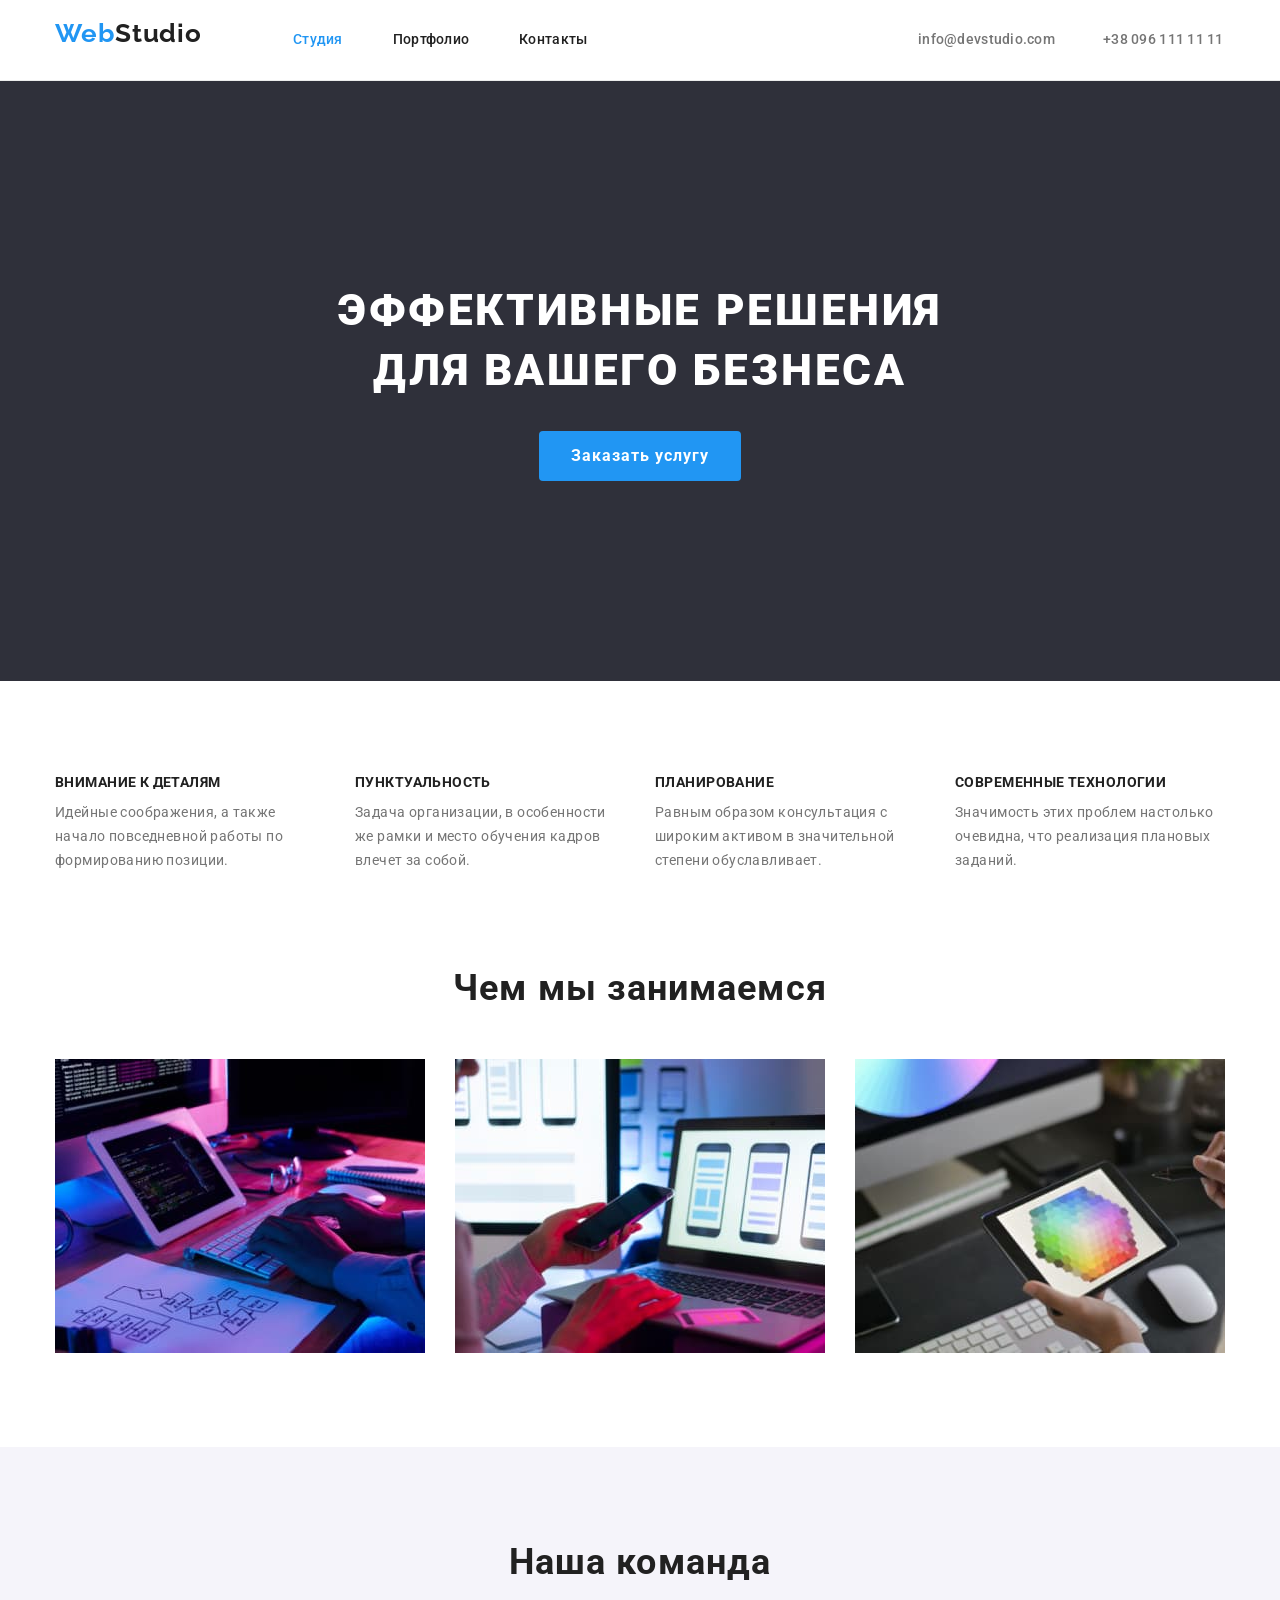
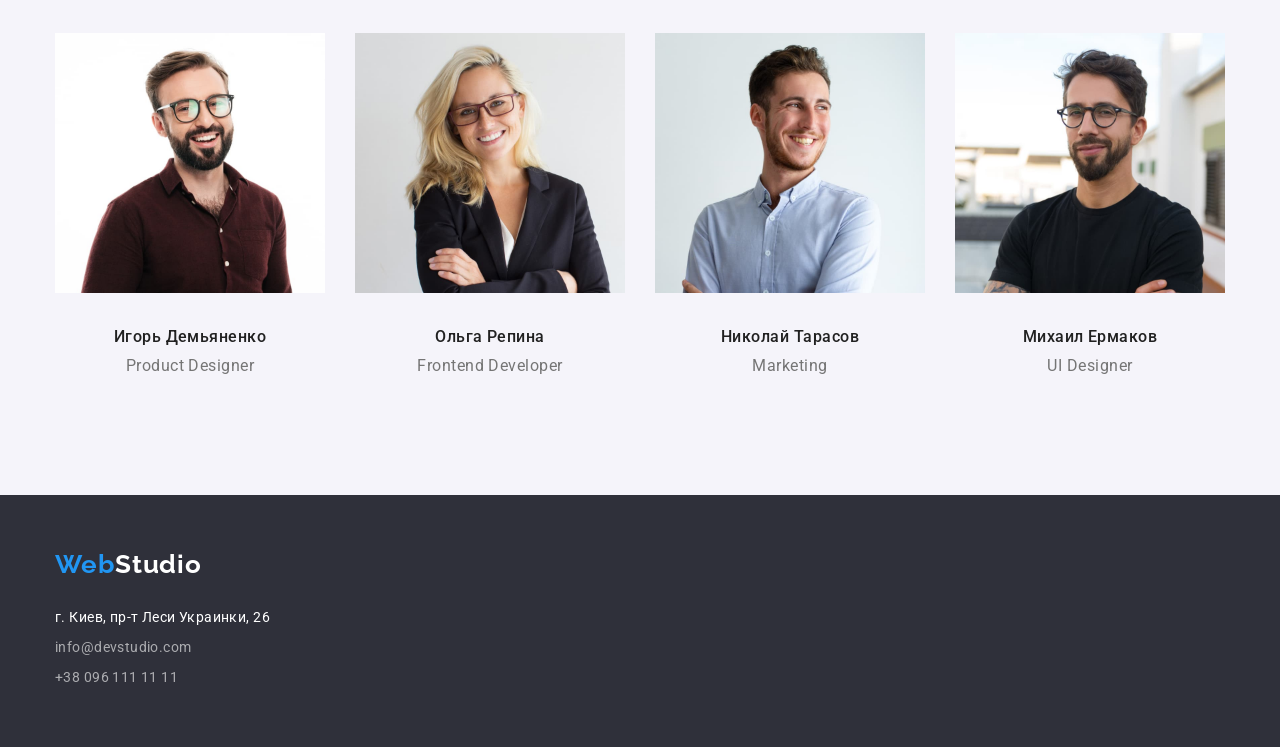
<file: index.html>
<!DOCTYPE html>
<html lang="ru">
<head>
    <meta charset="UTF-8">
    <meta http-equiv="X-UA-Compatible" content="IE=edge">
    <meta name="viewport" content="width=device-width, initial-scale=1.0">
    <title>goit-markup-hw-03</title>
    <link rel="preconnect" href="https://fonts.googleapis.com">
    <link rel="preconnect" href="https://fonts.gstatic.com" crossorigin>
    <link href="https://fonts.googleapis.com/css2?family=Raleway:wght@700&family=Roboto:wght@400;500;700;900&display=swap" rel="stylesheet">
    <link rel="stylesheet" href="https://cdnjs.cloudflare.com/ajax/libs/modern-normalize/1.1.0/modern-normalize.min.css">
    <link rel="stylesheet" href="css/styles.css">
</head>

<body>
    <!--Header-->

    <header class="site-header">
    <!--Navigation-->
<div class="container header">

    
        <nav class="site-nav">
            <a href="./index.html" class="logo-header"> <span class="web">Web</span><span class="studio">Studio</span> </a>
               <ul class="nav-list">
                <li class="nav-list-item"> <a href="" class="link-current"> Студия </a> </li> 
                <li class="nav-list-item"> <a href="./portfolio.html" class="link-nav"> Портфолио </a> </li>
                <li class="nav-list-item"> <a href="" class="link-nav"> Контакты </a> </li>
               </ul>
        </nav>
   

      
    <!--Contacts-->

   
        <ul class="contacts">
            <li class="contacts-item"><a href="mailto:info@devstudio.com" class="link-contacts-mail">info@devstudio.com </a></li> 
            <li class="contacts-item"><a href="tel:+380961111111" class="link-contacts-tel">+38 096 111 11 11</a> </li>
         </ul>         
        
                      

</div>
    
    </header>




    <!--Main container-->
    <main class="main-container">

        <!--Hero-->

        <section class="section-hero">
           
         <div class="container">

            <h1 class="hero-title">ЭФФЕКТИВНЫЕ РЕШЕНИЯ ДЛЯ ВАШЕГО БЕЗНЕСА</h1>
            <button type="button" class="button-hero">Заказать услугу</button>

         </div>
           

                      
        </section>

         <!--Peculiarities-->

        <section class="section-peculiarities">

            <div class="container">

    <h2 class="visually-hidden">Особенности</h2>

    <ul class="peculiarities-list">
        <li class="peculiarities-item">
            <h3 class="peculiarities-title"> ВНИМАНИЕ К ДЕТАЛЯМ </h3>
            <p class="peculiarities-text"> Идейные соображения, а также начало повседневной работы по формированию позиции.</p>
        </li>
        
        <li class="peculiarities-item">
            <h3 class="peculiarities-title"> ПУНКТУАЛЬНОСТЬ </h3>
            <p class="peculiarities-text">Задача организации, в особенности же рамки и место обучения кадров влечет за собой. </p>
        </li>
        
        <li class="peculiarities-item">
            <h3 class="peculiarities-title"> ПЛАНИРОВАНИЕ </h3>
            <p class="peculiarities-text">Равным образом консультация с широким активом в значительной степени обуславливает. </p>
        </li>
        
        <li class="peculiarities-item">
           <h3 class="peculiarities-title"> СОВРЕМЕННЫЕ ТЕХНОЛОГИИ </h3> 
            <p class="peculiarities-text">Значимость этих проблем настолько очевидна, что реализация плановых заданий. </p>
        </li>
        
    </ul>

            </div>
        </section>

        <!--Our works-->

        <section class="section-works">

            <div class="container works">

                <h2 class="works-title">Чем мы занимаемся </h2>

                <ul class="works-list">
                    <li class="works-item"><img class="photo" src="./images/img.jpg" alt="Человек за компьютером" width="370"> </li>
                    <li class="works-item"><img class="photo" src="./images/img(1).jpg" alt="Человек с телефоном" width="370"></li>
                    <li class="works-item"><img class="photo" src="./images/img(2).jpg" alt="Человек с планшетом" width="370"></li>
                </ul>
                        

            </div>
            
                       
            
      
        </section>

        <!--Our team-->

        <section class="section-team">

          <div class="container">

            <h2 class="team-title">Наша команда </h2>
            <ul class="team-list">

                <li class="team-list-item">
                    <img src="./images/img.наша.команда.jpg" alt="Фото мужчины" width="270">

                    <div class="team-card">
                        <h3 class="list-title">Игорь Демьяненко</h3>
                        <p class="team-list-text" lang="en">Product Designer </p>
                    </div>                    
                </li>

                <li class="team-list-item">
                    <img src="./images/img.наша.команда(1).jpg" alt="Фото женщины" width="270">
                    
                    <div class="team-card">
                        <h3 class="list-title">Ольга Репина</h3>
                        <p class="team-list-text" lang="en">Frontend Developer</p>
                    </div>                   
                </li>

                <li class="team-list-item">
                    <img src="./images/img.наша.команда(2).jpg" alt="фото мужчины" width="270" >

                    <div class="team-card">
                        <h3 class="list-title">Николай Тарасов</h3>
                        <p class="team-list-text" lang="en">Marketing</p>
                    </div>               
                </li>

                <li class="team-list-item">
                    <img src="./images/img.наша.комада(3).jpg" alt="Фото мужчины" width="270">

                    <div class="team-card">
                        <h3 class="list-title">Михаил Ермаков</h3>
                        <p class="team-list-text" lang="en">UI Designer</p>
                    </div>
                    </li>

            </ul>

          </div>

           

          
                         
        </section>

    </main>

     <!--Footer-->

     <footer class="footer-section">

        <div class="container">

            <a href="./index.html" class="logo-footer"> <span class="web-footer">Web</span><span class="studio-footer">Studio</span>  </a>
              
               
         <address class="footer-adress"> 
                <p class="direction">г. Киев, пр-т Леси Украинки, 26</p> 

                <ul class="footer-list">
                    <li class="footer-list-item">
                    <a href="mailto:info@devstudio.com" class="footer-contact">info@devstudio.com </a></li> 

                    <li class="footer-list-item">
                    <a href="tel:+380961111111" class="footer-contact">+38 096 111 11 11</a> </li>
               </ul>     
          </address> 

        </div>

      
    </footer>
    
</body>
</html>
</file>
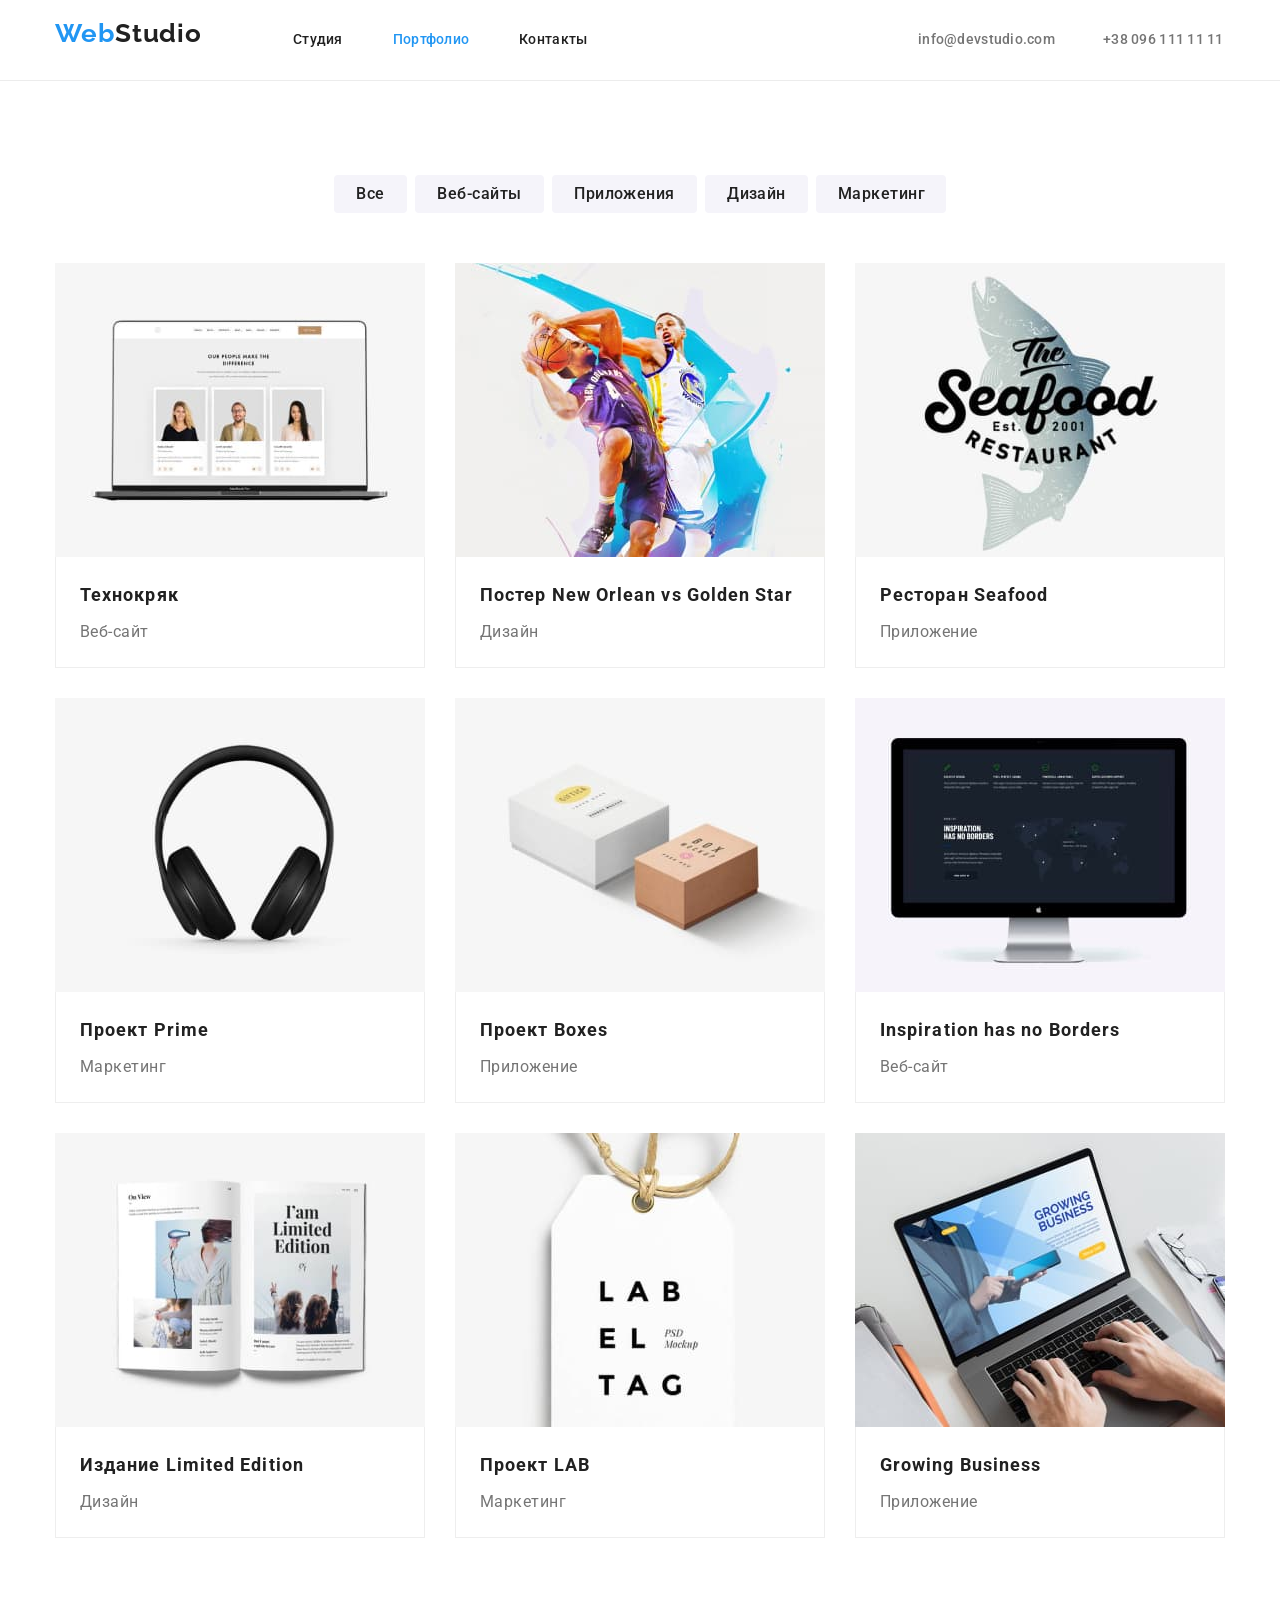
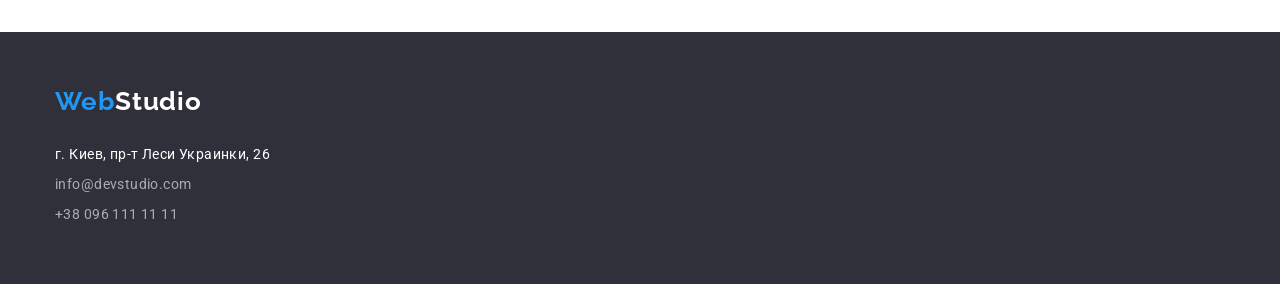
<file: portfolio.html>
<!DOCTYPE html>
<html lang="ru">
<head>
    <meta charset="UTF-8">
    <meta http-equiv="X-UA-Compatible" content="IE=edge">
    <meta name="viewport" content="width=device-width, initial-scale=1.0">
    <title>goit-markup-hw-03</title>
    <link rel="preconnect" href="https://fonts.googleapis.com">
    <link rel="preconnect" href="https://fonts.gstatic.com" crossorigin>
    <link href="https://fonts.googleapis.com/css2?family=Raleway:wght@700&family=Roboto:wght@400;500;700;900&display=swap" rel="stylesheet">
    <link rel="stylesheet" href="https://cdnjs.cloudflare.com/ajax/libs/modern-normalize/1.1.0/modern-normalize.min.css">
    <link rel="stylesheet" href="css/styles.css">
</head>
<body>

    <!--Header-->
  

    <header class="site-header">

        <div class="container header">
    <!--Navigation-->

        <nav class="site-nav">
            <a href="./index.html" class="logo-header"> <span class="web">Web</span><span class="studio">Studio</span> </a>
               <ul class="nav-list">
                <li class="nav-list-item"> <a href="./index.html" class="link-nav"> Студия </a> </li> 
                <li class="nav-list-item"> <a href="" class="link-current"> Портфолио </a> </li>
                <li class="nav-list-item"> <a href="" class="link-nav"> Контакты </a> </li>
               </ul> 
        </nav>


  <!--Contacts-->

 

    <ul class="contacts">
        <li class="contacts-item"><a href="mailto:info@devstudio.com" class="link-contacts-mail">info@devstudio.com </a></li> 
        <li class="contacts-item"><a href="tel:+380961111111" class="link-contacts-tel">+38 096 111 11 11</a> </li>
     </ul>    


</div>
    </header>

    <!--Main section portfolio-->
    <main>

        <section class="main-section">

            <div class="container">

             <!--Filters-->


            <h1 class="visually-hidden"> Наши работы </h1>

            <ul class="list-btn">
                <li class="item-button"> <button type="button" class="button all"> Все </button>
                </li>

                <li class="item-button"> <button type="button" class="button web-site"> Веб-сайты </button>
                </li>

                <li class="item-button"> <button type="button" class="button annex"> Приложения </button>
                </li>

                <li class="item-button"> <button type="button" class="button design"> Дизайн </button>
                </li>

                <li class="item-button"> <button type="button" class="button marketing"> Маркетинг </button>
                </li>
            </ul> 
                       
                       
           
                <!--Cards-->
           
                <ul class="list-cards">

                    <li class="list-cards-item">
                        <a href="" class="link">
                            
                        <img src="./images/img.наши.люди.jpg" class="photo" alt="Фото людей" width="370" height="294">                           

                            <div class="card-basis">
                        <h2 class="link-title">Технокряк</h2>
                        <p class="link-text">Веб-сайт</p>
                            </div>

                        </a>
                    </li>

                    <li class="list-cards-item"> 
                        <a href="" class="link">

                           
                        <img src="./images/img.баскетболисты.jpg" class="photo" alt="Баскетболисты в процессе игры" width="370" height="294">
                            

                            <div class="card-basis">
                        <h2 class="link-title">Постер New Orlean vs Golden Star</h2>
                        <p class="link-text">Дизайн</p>
                             </div>
                        </a>
                    </li>

                    <li class="list-cards-item"> 

                        <a href="" class="link">                            
                            
                        <img src="./images/img.рыба.jpg" class="photo" alt="Эмблема ресторана" width="370" height="294">                            

                            <div class="card-basis">
                        <h2 class="link-title">Ресторан Seafood</h2>
                        <p class="link-text">Приложение</p>
                           </div>

                        </a>
                    </li>

                    <li class="list-cards-item"> 
                        <a href="" class="link">
                             
                        <img src="./images/img.наушники.jpg" class="photo" alt="Наушники" width="370" height="294">                           

                             <div class="card-basis">
                        <h2 class="link-title">Проект Prime</h2>
                        <p class="link-text">Маркетинг</p>
                             </div>

                        </a>
                    </li>

                    <li class="list-cards-item"> 
                        <a href="" class="link">
                             
                        <img src="./images/img.коробки.jpg" class="photo" alt="Две коробки" width="370" height="294">                            

                            <div class="card-basis"> 
                        <h2 class="link-title">Проект Boxes</h2>
                        <p class="link-text">Приложение</p>
                            </div>

                        </a>
                    </li>

                    <li class="list-cards-item"> 
                        <a href="" class="link">
                            
                        <img src="./images/img.компьютер.jpg" class="photo" alt="Компьютер" width="370" height="294">                           

                            <div class="card-basis"> 
                        <h2 class="link-title">Inspiration has no Borders</h2>
                        <p class="link-text">Веб-сайт</p>
                            </div>

                    </a>
                    </li>

                    <li class="list-cards-item"> 
                        <a href="" class="link">
                            
                        <img src="./images/img.журнал.jpg" class="photo" alt="Открытый журнал" width="370" height="294">                            

                            <div class="card-basis"> 
                        <h2 class="link-title">Издание Limited Edition</h2>
                        <p class="link-text">Дизайн</p>
                            </div>
                        
                        </a>
                    </li>

                    <li class="list-cards-item"> 
                        <a href="" class="link">
                            
                        <img src="./images/img.бирка.jpg" class="photo" alt="Бирка" width="370" height="294">                            

                            <div class="card-basis"> 
                        <h2 class="link-title">Проект LAB</h2>
                        <p class="link-text">Маркетинг</p>
                            </div>
                        
                        </a>
                    </li>

                    <li class="list-cards-item"> 
                        <a href="" class="link">
                            
                        <img src="./images/img.ноутбук.jpg" class="photo" alt="Ноутбук" width="370" height="294">
                            
                            <div class="card-basis"> 
                        <h2 class="link-title">Growing Business</h2>
                        <p class="link-text">Приложение</p>
                            </div>
                        
                        </a>
                    </li>
                </ul>

            </div>

           
             
        </section>
     
    </main>

    <!--Footer-->


    <footer class="footer-section">

        <div class="container">

            <a href="./index.html" class="logo-footer"> <span class="web-footer">Web</span><span class="studio-footer">Studio</span> </a>
              
               
         <address class="footer-adress"> 
                <p class="direction">г. Киев, пр-т Леси Украинки, 26</p> 

                <ul class="footer-list">
                    <li class="footer-list-item">
                    <a href="mailto:info@devstudio.com" class="footer-contact">info@devstudio.com </a></li> 

                    <li class="footer-list-item">
                    <a href="tel:+380961111111" class="footer-contact">+38 096 111 11 11</a> </li>
               </ul>     
          </address> 
        </div>

      
    </footer>
   
    
</body>
</html>
</file>
<file: css/styles.css>
:root {
    
    --main-font-color: rgba(117, 117, 117, 1);
    --title-font: rgba(33, 33, 33, 1);
    --background-header: rgba(255, 255, 255, 1);
    --background-team: rgba(245, 244, 250, 1);
    --background-footer: rgba(47, 48, 58, 1);
    --button-link-color: rgba(33, 150, 243, 1);
    --button-link-hover: rgba(24, 140, 232, 1);
    --footer-contacts: rgba(255, 255, 255, 0.6);
   
}

/*body*/

body {

   
    font-family: 'Roboto', sans-serif;   
    color: var(--main-font-color);
    background-color: var(--background-header);
    
}

.visually-hidden {

    position: absolute;
    white-space: nowrap;
    width: 1px;
    height: 1px;
    overflow: hidden;
    border: 0;
    padding: 0;
    clip: rect(0 0 0 0);
    clip-path: inset(50%);
    margin: -1px;
}


.container {
  
    width: 1200px;
    padding-left: 15px;
    padding-right: 15px;
    margin: 0 auto;
    }

h1,h2,h3 {
   
    margin-top: 0;
   }

/*Header*/



.site-header {   
          
    background-color: var(--background-header);
    
    font-weight: 500;
    font-size: 14px;
    line-height: 1.14;
    border-bottom: 1px solid rgba(236, 236, 236, 1);
    }  

.header {
    display: flex;
    align-items: center;
}


.site-nav {
    display: flex;
    align-items: center;
}


.logo-header {

 

    padding-top: 24px;
    padding-bottom: 25px;
    margin-right: 93px;   
   
    font-family: 'Raleway',sans-serif;
    font-weight: 700;
    font-size: 26px;
    line-height: 0.72;
    letter-spacing: 0.03em;    
    text-decoration: none;
}
   


.web {

   display: inline-block;
   width: 60px;
   height: 31px;
   padding: 0;
   margin: 0;
   text-align: center;
   
    font-family: 'Raleway', sans-serif;
    color: var(--button-link-color);    
}

.studio {

    display: inline-block;
    width: 85px;
    height: 31px;
    margin: 0;
    
    color: var(--title-font);
}

.nav-list {
    display: flex;
    list-style: none;
    padding: 0;
    margin: 0;
  }

.nav-list-item {
    padding: 0;
    margin-right: 50px;
   
}

.nav-list .nav-list-item:last-child {
    margin-right: 0;
}


.link-nav {
    display: block;
    padding: 32px 0;
  
    color: var(--title-font);
    letter-spacing: 0.02em;
    text-decoration: none;
}

.link-nav:hover,
.link-nav:focus {
    color: var(--button-link-color);
   
}

.link-current {

    display: block;
    padding: 32px 0;

    color: var(--button-link-color);
    letter-spacing: 0.02em;
    text-decoration: none;
}



.contacts {

    display: flex;
    list-style: none;
    padding: 0;
    margin-left: auto;
    margin-top: 0;
    margin-bottom: 0;   
    }

    .contacts-item {
        margin-right: 50px;
    }

    .contacts .contacts-item:last-child {
        margin-right: 0;
    }



.link-contacts-mail {
    display: block;
    width: 135px;
    height: 16px;
    color: var(--main-font-color);
    letter-spacing: 0.02em;
    text-decoration: none;
}


.link-contacts-tel {
    display: block;
    width: 122px;
    height: 16px;

    color: var(--main-font-color);
    letter-spacing: 0.02em;
    text-decoration: none;
}

.link-contacts-mail:hover,
.link-contacts-mail:focus {
    color: var(--button-link-color);
}

.link-contacts-tel:hover,
.link-contacts-tel:focus {
    color: var(--button-link-color);
}

/*Hero*/
.section-hero{
 
    padding-top: 200px;
    padding-bottom: 200px;
    background-color: var(--background-footer);
    font-family: 'Roboto';
    
    text-align: center;

}


.hero-title {
  
    width: 696px;
    margin-left: auto;
    margin-right: auto;
    margin-bottom: 30px;
    
    font-weight: 900;
    font-size: 44px;
    line-height: 1.36;
    letter-spacing: 0.06em;
   

    color: var(--background-header);
}

.button-hero {

    display: inline-block;
    padding: 10px 32px;
    min-width: 201px;
   
  
    border-radius: 4px;   
    border: 0;
   
   font-weight: 700;
   font-size: 16px;
   line-height: 1.88;
   letter-spacing: 0.06em;
   text-align: center;

   background-color: var(--button-link-color);
   color: var(--background-header);
   cursor: pointer;
   
}

.button-hero:hover,
.button-hero:focus {
    background-color: var(--button-link-hover);
}



/*Peculiarities*/

.section-peculiarities{
   padding-top: 94px;
   padding-bottom: 94px;
}


.peculiarities-title {

    margin-bottom: 10px;

    font-weight: 700;
    font-size: 14px;
    line-height: 1.14;
    letter-spacing: 0.03em;
    color: var(--title-font);
}

.peculiarities-list {

    display: flex;   
    padding: 0;
    margin: 0;
    list-style: none;
}

.peculiarities-item {

    width: 270px;
    margin-right: 30px;
}

.peculiarities-list .peculiarities-item:last-child {

    margin-right: 0;
}

.peculiarities-text {

    display: inline-block;   
    margin: 0;

    font-size: 14px;
    line-height: 1.71;
    letter-spacing: 0.03em;
    color: var(--main-font-color);
}


/*Works*/

.section-works {
 
    padding-top: 0px;
     padding-bottom: 94px;
     margin: 0 auto;
     text-align: center;   
}

.works-title {
   
    margin-left: auto;
    margin-right: auto;
    margin-bottom: 50px;

    font-weight: 700;
    font-size: 36px;
    line-height: 1.17;
    letter-spacing: 0.03em;
    color: var(--title-font);
       
}

.works-list {
    display: flex;
    padding: 0;
    list-style: none;
    margin-block-start:0;
    margin-block-end:0;
    padding-inline-start:0;
}

.works-item {
    width: 370px;
    height: 294px;
    margin-right: 30px;
}

.works-list .works-item:last-child {
margin-right: 0;
}


.photo {
    display: block;
}
/*Our team*/

.section-team {

    padding-top: 94px;
    padding-bottom: 94px;
    background-color: var(--background-team);
    text-align: center;
 }


.team-list{
    display: flex;
    padding-left: 0;
    margin-top: 0;
    margin-bottom: 0;  
    margin-right: 0;  
    list-style: none;
    text-align: center;
    
}

.team-list-item {
    margin-right: 30px;
    width: 270px;
    height: 368px;

}

.team-list .team-list-item:last-child {
    margin-right: 0;
}

.team-title {
 
    margin-left: auto;
    margin-right: auto;
    margin-bottom: 50px;

    font-weight: 700;
    font-size: 36px;
    line-height: 1.17;
    letter-spacing: 0.03em;
    color: var(--title-font);
    
}

.team-card {
    padding-top: 30px;
    padding-bottom: 30px;
}

.list-title {
    display: inline-block;
    margin-top: 0;
    margin-bottom: 10px;
    width: 264px;

    font-weight: 500;
    font-size: 16px;
    line-height: 1.19;
    letter-spacing: 0.03em;
    color: var(--title-font);
    text-align: center;
       
}


.team-list-text {
    margin-top: 0;
    margin-bottom: 0;

    font-size: 16px;
    line-height: 1.19;
    letter-spacing: 0.03em;
    color: var(--main-font-color);
    
}

/*Footer*/

.footer-section {
    margin: 0 auto;
    padding-top: 60px;
    padding-bottom: 60px;

    background-color: var(--background-footer);
    font-size: 14px;
    line-height: 1.71;
    letter-spacing: 0.03em;
   }

.logo-footer {
    display: inline-block;
    width: 145px;  
    padding: 0;
    margin-bottom: 20px;
   
   
    font-family: 'Raleway',sans-serif;
    font-weight: 700;
    font-size: 26px;
    line-height: 0.72;
    letter-spacing: 0.03em;    
    text-decoration: none;
}

   .web-footer {
    display: inline-block;
    width: 60px;
    height: 31px;   

    font-family: 'Raleway', sans-serif;
    color: var(--button-link-color);    
   }

    .studio-footer {
    color: var(--background-header);
    display: inline-block;
    width: 85px;
    height: 31px;
   
   }


.footer-list {
    padding-left: 0;
    margin-top: 0%;
    margin-bottom: 0%;

    list-style: none;
}

.footer-list-item {
    margin-top: 0;
    margin-bottom: 9px;
}
.footer-list .footer-list-item:last-child {
    margin-bottom: 0;
}

.footer-adress {
  
    font-style: normal;
    color: var(--background-header);
    
    }

.direction {

    display: inline-block;
    width: 231px;
    height: 21px;
    margin-top: 0;
    margin-bottom: 9px;
    }


.footer-contact {

    display: block;
    padding: 0;
    width: 231px;
    height: 21px;       
        
    text-decoration: none;
    color: var(--footer-contacts);
    }    

.footer-contact:hover,
.footer-contact:focus {
    color: var(--button-link-color);
}



/*Portfolio*/



.main-section {
    background-color: var(--background-color);
    padding-top: 94px;
    padding-bottom: 94px;
}

/*Filters*/

/*
.container-filters {
  width: 611px;
  padding-bottom: 16px; 
  margin-left: auto;
  margin-right: auto;
  margin-bottom: 34px;
 
}*/

.list-btn {
    display: flex;
    justify-content: center;
    margin-block-start: 0;
    margin-block-end:0; 
    margin-bottom: 50px;  
   
    list-style: none;
    padding: 0;
    padding-inline-start: 0;
 
}

.item-button {

    margin-right: 8px;  
  
}

.button {

height: 38px;
padding: 6px 22px;

border-radius: 4px;
border: 0;

background-color: var(--background-team);
color: var(--title-font);
font-weight: 500;
font-size: 16px;
line-height: 1.63;
letter-spacing: 0.03em;
cursor: pointer;
}

.all {
    display: inline-block;
    width: 73px;
}

.web-site {
    display: inline-block;
    width: 129px;
    }

.annex {
    display: inline-block;
    width: 145px;
    }

.design {
    display: inline-block;
    width: 103px;
}

.marketing {
    display: inline-block;
    width: 130px;
}

.list-btn .item-button:last-child {
    margin-right: 0;
}

.button:hover,
.button:focus {
    background-color: var(--button-link-color);
    color: var(--background-header);
}


.secondary-button:hover,
.secondary-button:focus {
  
    color: var(--button-link-color);
}

/*Cards*/

.list-cards {
    display: flex;
    flex-wrap: wrap;
    justify-content: space-between;
    padding-left: 0;
    margin: 0;
    list-style: none;
}

.list-cards-item {
    width: 370px;
   margin-right: 30px;
   margin-bottom: 30px;
}

.list-cards-item:nth-child(3n) {
   margin-right: 0;
}

.list-cards-item:nth-last-child(-n+3){
    margin-bottom: 0;    
}

.link {
    text-decoration: none;    
}

.link:focus {
color: var(--button-link-color);
}

.photo {
    display: block;
    width: 370px;
    height: 294px;   
}

.link-title {

margin-bottom: 4px;

font-weight: 700;
font-size: 18px;
line-height: 2;
letter-spacing: 0.06em;
color: var(--title-font);
}

.link-text {
    margin-top: 0;
    margin-bottom: 0;
    font-size: 16px;
    line-height: 1.88;
    letter-spacing: 0.03em;
    color: var(--main-font-color);
}


.card-basis {
   
    padding-top: 20px;
    padding-bottom: 20px;
    padding-left: 24px;
    padding-right: 24px;

    border-bottom: 1px solid rgba(238, 238, 238, 1);
    border-left: 1px solid rgba(238, 238, 238, 1);
    border-right: 1px solid rgba(238, 238, 238, 1);
}
</file>
